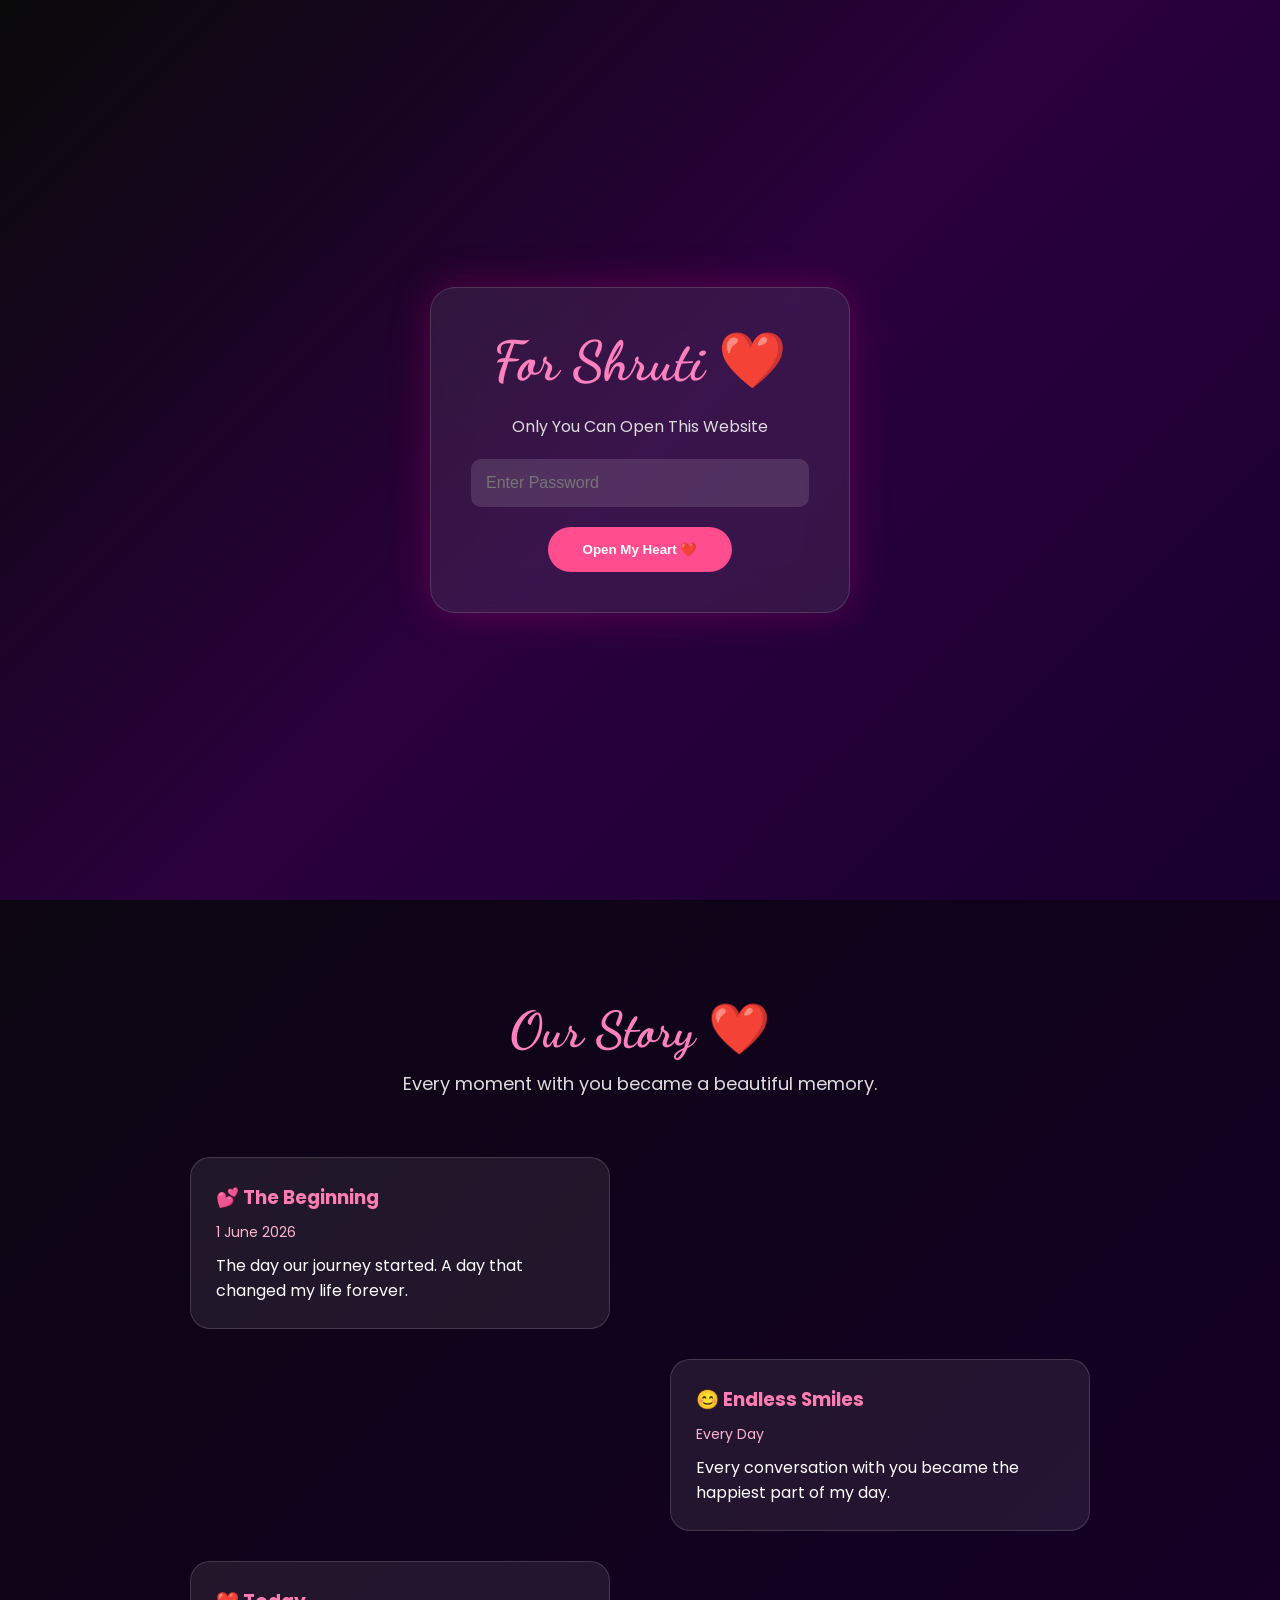
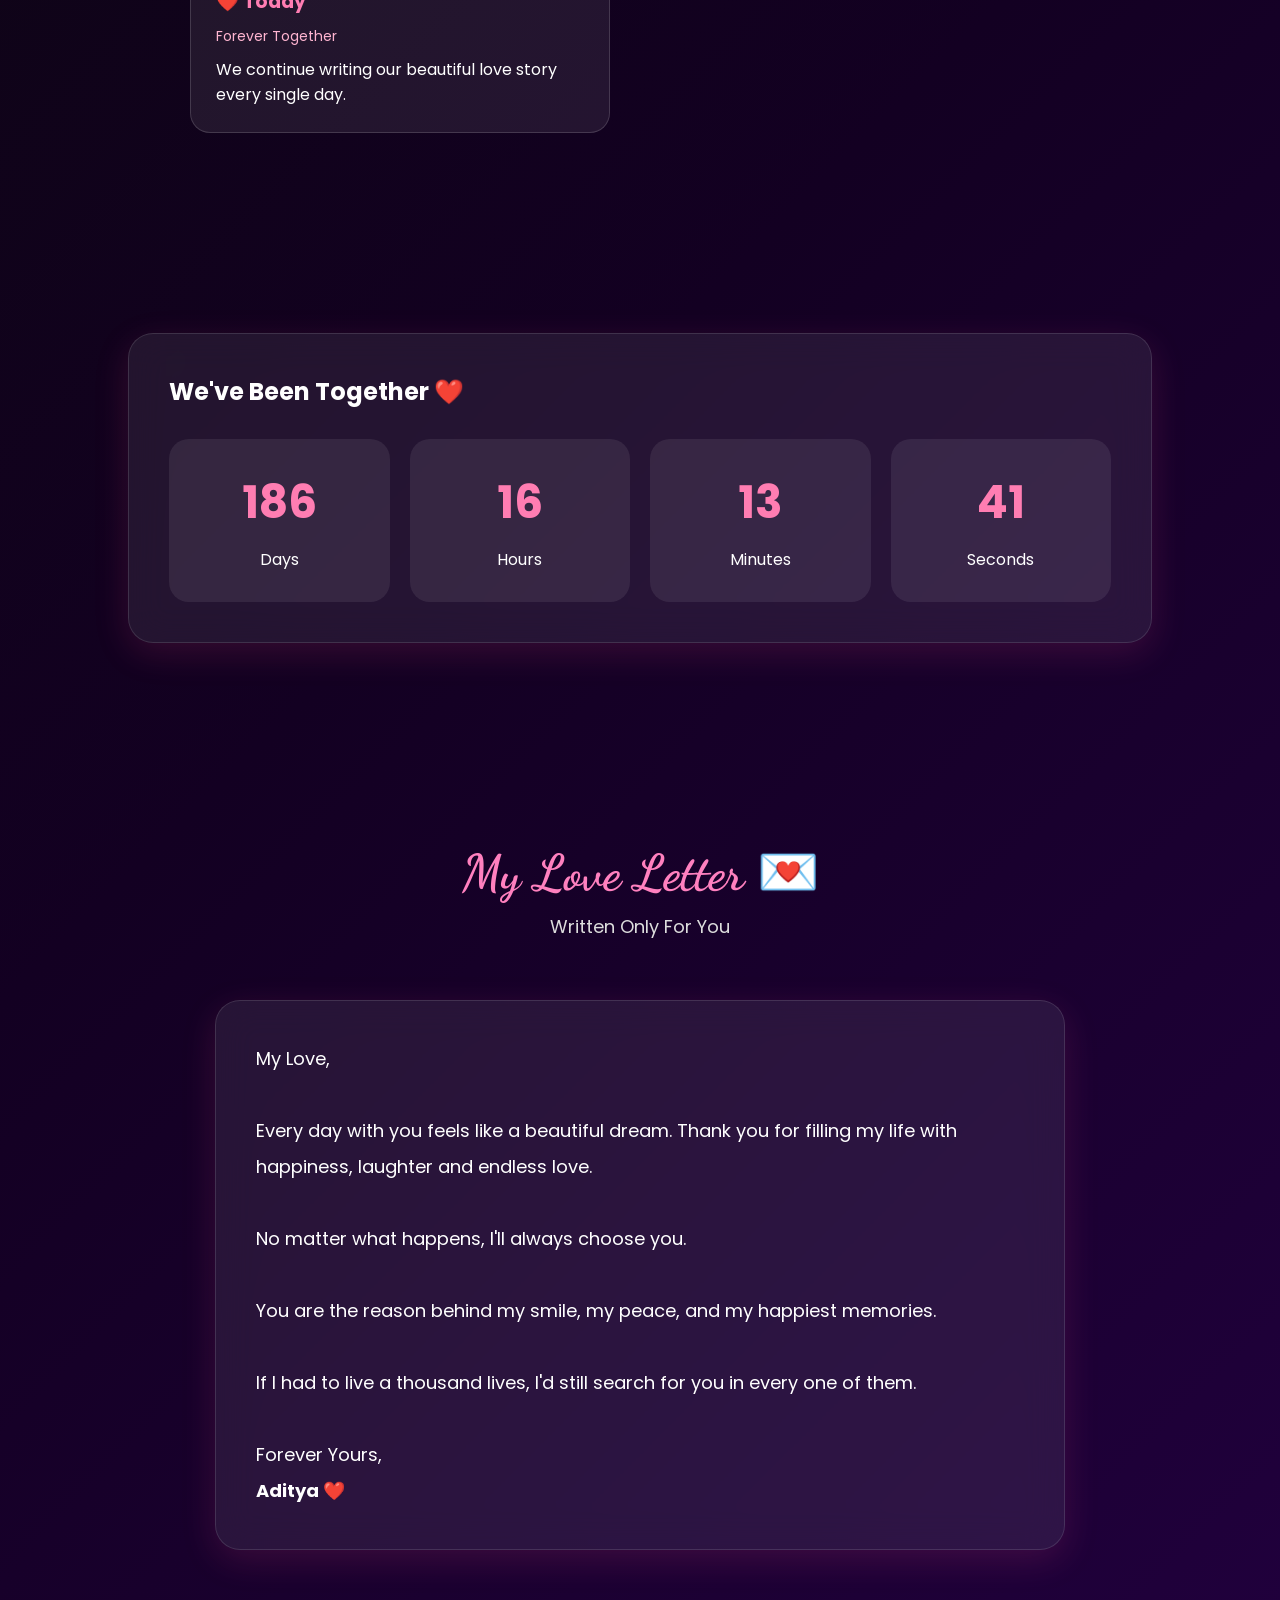
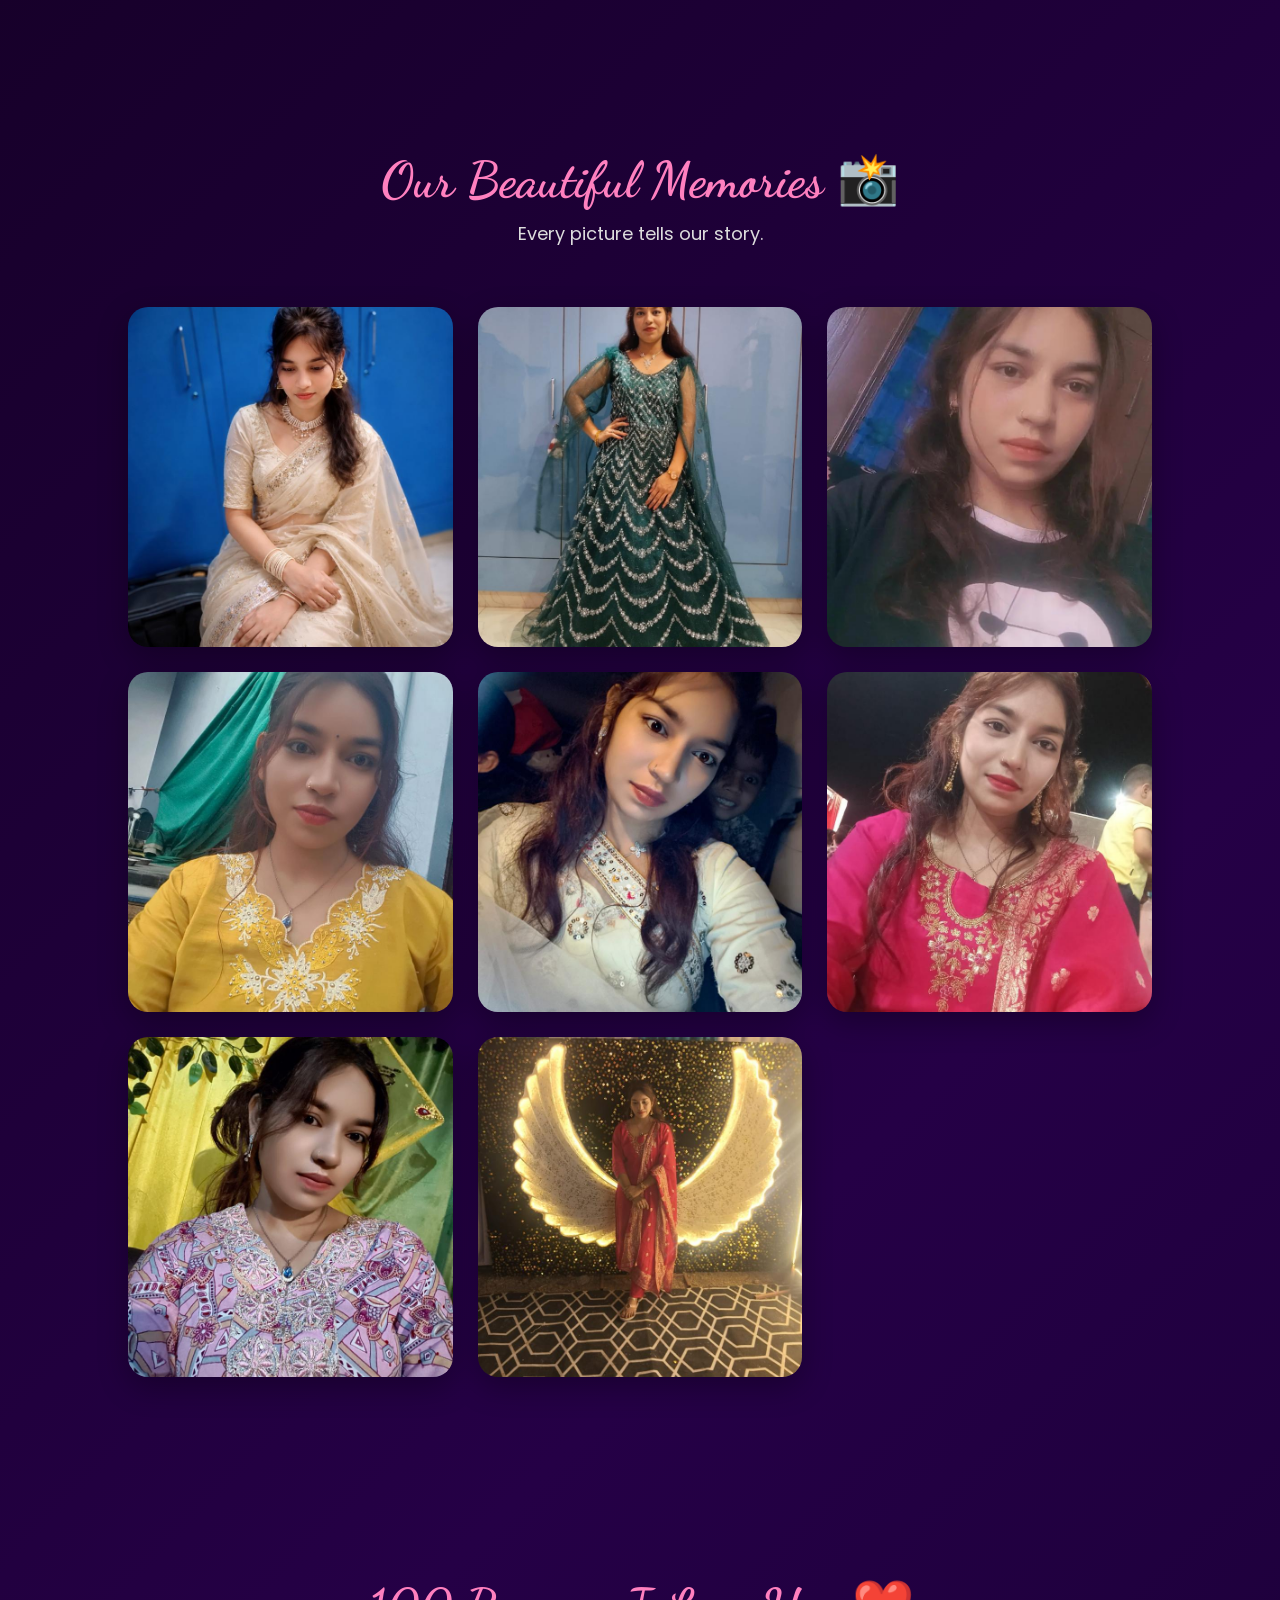
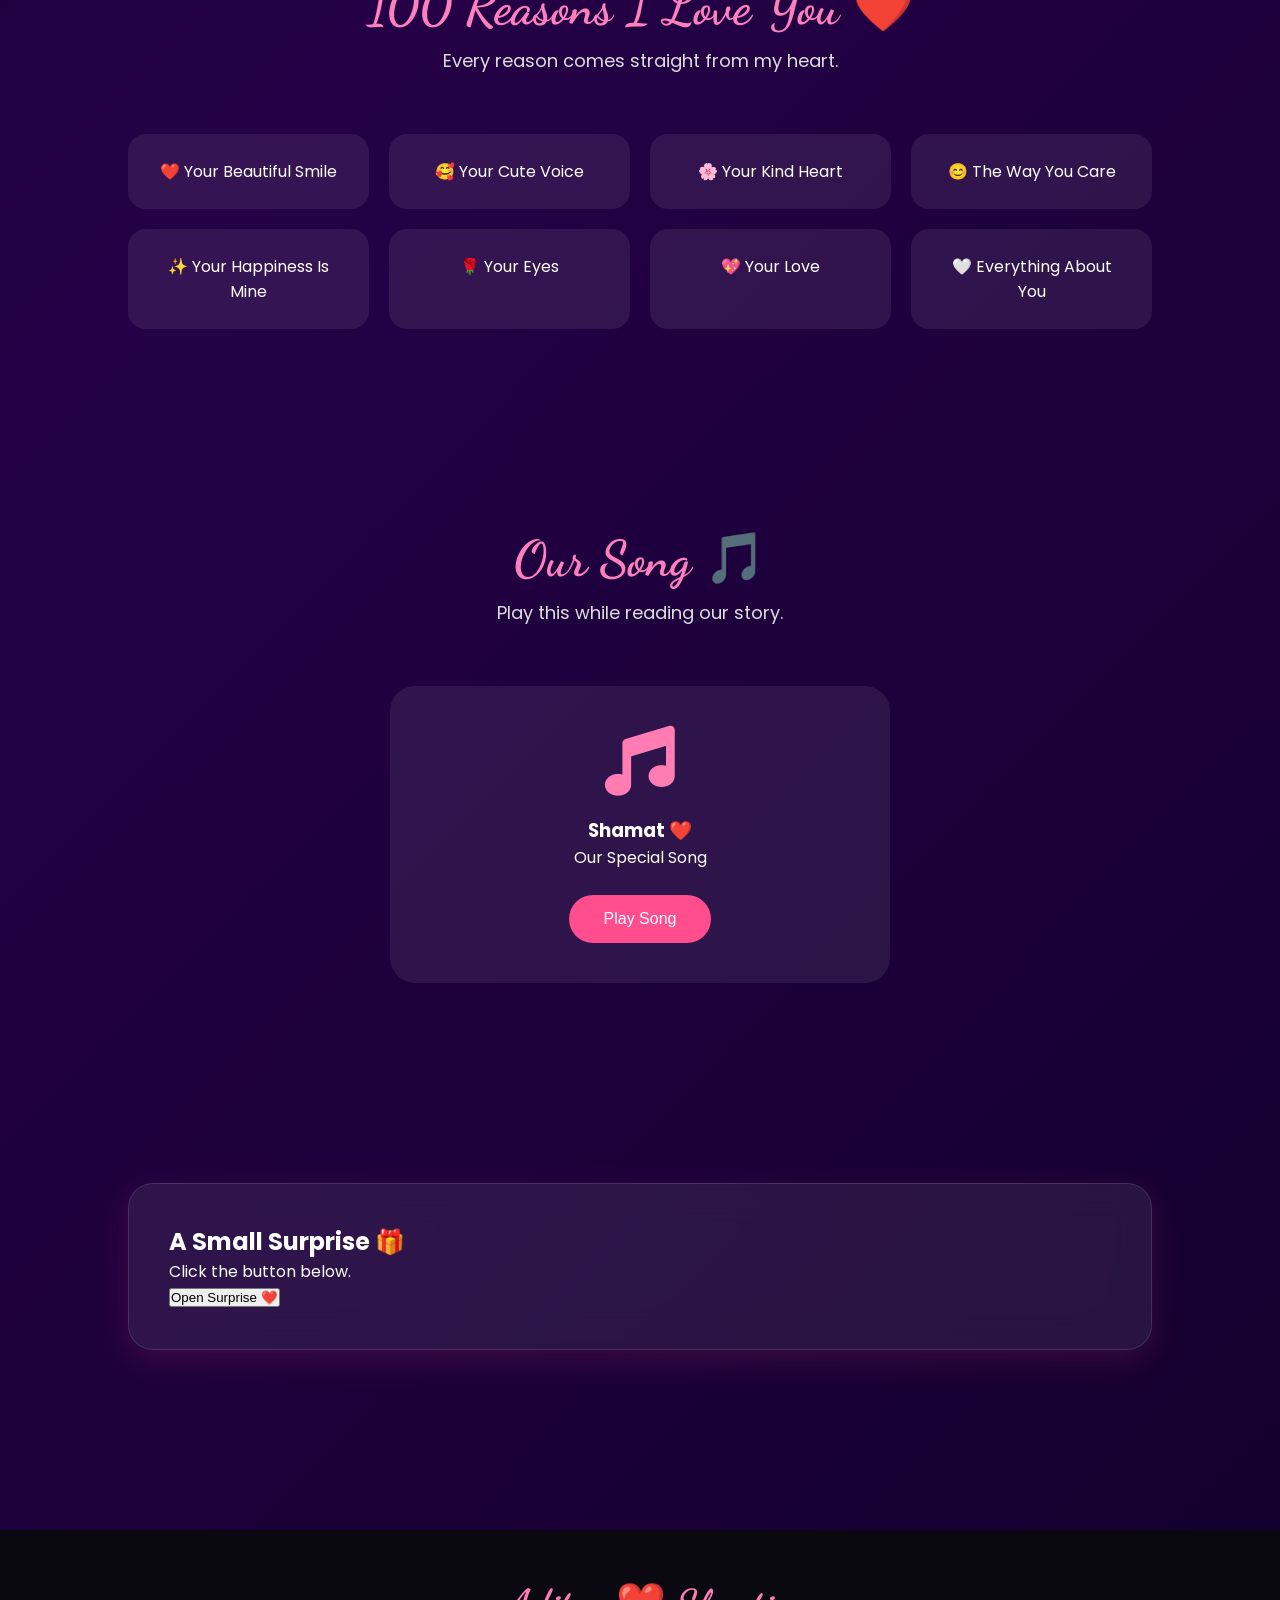
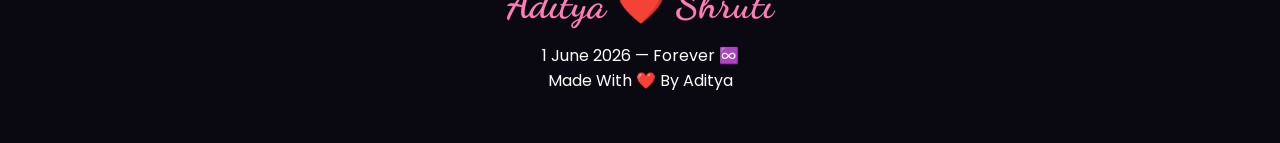
<file: index.html>
<!DOCTYPE html>
<html lang="en">

<head>

<meta charset="UTF-8">

<meta http-equiv="X-UA-Compatible" content="IE=edge">

<meta name="viewport" content="width=device-width, initial-scale=1.0">

<title>Forever With Shruti ❤️</title>

<link rel="preconnect" href="https://fonts.googleapis.com">

<link rel="preconnect" href="https://fonts.gstatic.com" crossorigin>

<link href="https://fonts.googleapis.com/css2?family=Dancing+Script:wght@700&family=Poppins:wght@300;400;500;600;700&display=swap" rel="stylesheet">

<link rel="stylesheet"
href="https://cdnjs.cloudflare.com/ajax/libs/font-awesome/6.6.0/css/all.min.css">

<link rel="stylesheet" href="style.css">

</head>

<body>

<!-- Loader -->

<div id="loader">

<div class="loader-heart">

❤

</div>

<h2>

Loading Our Memories...

</h2>

</div>

<!-- Password Screen -->

<div id="password-page">

<div class="glass-card">

<h1>

For Shruti ❤️

</h1>

<p>

Only You Can Open This Website

</p>

<input

type="password"

id="password"

placeholder="Enter Password">

<button id="unlock">

Open My Heart ❤️

</button>

</div>

</div>

<!-- Main Website -->

<div id="website">

<!-- Floating Hearts -->

<div id="hearts-container"></div>

<!-- Stars -->

<div id="stars"></div>

<!-- Navigation -->

<nav>

<div class="logo">

Aditya ❤️ Shruti

</div>

<ul>

<li>

<a href="#home">

Home

</a>

</li>

<li>

<a href="#story">

Story

</a>

</li>

<li>

<a href="#gallery">

Gallery

</a>

</li>

<li>

<a href="#letter">

Letter

</a>

</li>

<li>

<a href="#music">

Music

</a>

</li>

<li>

<a href="#surprise">

Surprise

</a>

</li>

</ul>

</nav>

<!-- Hero -->

<section id="home">

<div class="hero-content">

<h1>

Aditya

<span>

❤

</span>

Shruti

</h1>

<h2>

Forever Begins Here

</h2>

<p>

Every Love Story Is Beautiful,

But Ours Is My Favorite.

</p>

<a href="#story">

<button>

Start Our Journey

</button>

</a>

</div>

<div class="scroll-down">

<i class="fa-solid fa-angle-down"></i>

</div>

</section>
<!-- ===========================
     OUR STORY
=========================== -->

<section id="story" class="section">

    <div class="section-title">
        <h2>Our Story ❤️</h2>
        <p>Every moment with you became a beautiful memory.</p>
    </div>

    <div class="timeline">

        <div class="timeline-item left">
            <div class="timeline-content">
                <h3>💕 The Beginning</h3>
                <span>1 June 2026</span>
                <p>
                    The day our journey started.
                    A day that changed my life forever.
                </p>
            </div>
        </div>

        <div class="timeline-item right">
            <div class="timeline-content">
                <h3>😊 Endless Smiles</h3>
                <span>Every Day</span>
                <p>
                    Every conversation with you became
                    the happiest part of my day.
                </p>
            </div>
        </div>

        <div class="timeline-item left">
            <div class="timeline-content">
                <h3>❤️ Today</h3>
                <span>Forever Together</span>
                <p>
                    We continue writing our beautiful
                    love story every single day.
                </p>
            </div>
        </div>

    </div>

</section>


<!-- ===========================
     LOVE TIMER
=========================== -->

<section id="love-timer" class="section">

    <div class="glass-box">

        <h2>We've Been Together ❤️</h2>

        <div class="timer-grid">

            <div class="time-box">
                <h1 id="days">00</h1>
                <p>Days</p>
            </div>

            <div class="time-box">
                <h1 id="hours">00</h1>
                <p>Hours</p>
            </div>

            <div class="time-box">
                <h1 id="minutes">00</h1>
                <p>Minutes</p>
            </div>

            <div class="time-box">
                <h1 id="seconds">00</h1>
                <p>Seconds</p>
            </div>

        </div>

    </div>

</section>


<!-- ===========================
     LOVE LETTER
=========================== -->

<section id="letter" class="section">

<div class="section-title">

<h2>My Love Letter 💌</h2>

<p>Written Only For You</p>

</div>

<div class="glass-letter">

<p>

My Love,

<br><br>

Every day with you feels like a beautiful dream.

Thank you for filling my life with happiness,

laughter and endless love.

<br><br>

No matter what happens,

I'll always choose you.

<br><br>

You are the reason

behind my smile,

my peace,

and my happiest memories.

<br><br>

If I had to live

a thousand lives,

I'd still search

for you

in every one of them.

<br><br>

Forever Yours,

<br>

<b>Aditya ❤️</b>

</p>

</div>

</section>


<!-- ===========================
     MEMORIES
=========================== -->

<section id="gallery" class="section">

<div class="section-title">

<h2>Our Beautiful Memories 📸</h2>

<p>

Every picture tells our story.

</p>

</div>

<div class="gallery">

<div class="photo">
<img src="assets/images/photo1.jpg" alt="">
</div>

<div class="photo">
<img src="assets/images/photo2.jpg" alt="">
</div>

<div class="photo">
<img src="assets/images/photo3.jpg" alt="">
</div>

<div class="photo">
<img src="assets/images/photo4.jpg" alt="">
</div>

<div class="photo">
<img src="assets/images/photo5.jpg" alt="">
</div>

<div class="photo">
<img src="assets/images/photo6.jpg" alt="">
</div>

<div class="photo">
<img src="assets/images/photo7.jpg" alt="">
</div>

<div class="photo">
<img src="assets/images/photo8.jpg" alt="">
</div>

</div>

</section>
<!-- ===========================
     REASONS I LOVE YOU
=========================== -->

<section id="reasons" class="section">

    <div class="section-title">
        <h2>100 Reasons I Love You ❤️</h2>
        <p>Every reason comes straight from my heart.</p>
    </div>

    <div class="reason-grid">

        <div class="reason-card">❤️ Your Beautiful Smile</div>
        <div class="reason-card">🥰 Your Cute Voice</div>
        <div class="reason-card">🌸 Your Kind Heart</div>
        <div class="reason-card">😊 The Way You Care</div>
        <div class="reason-card">✨ Your Happiness Is Mine</div>
        <div class="reason-card">🌹 Your Eyes</div>
        <div class="reason-card">💖 Your Love</div>
        <div class="reason-card">🤍 Everything About You</div>

    </div>

</section>

<!-- ===========================
     MUSIC
=========================== -->

<section id="music" class="section">

<div class="section-title">

<h2>Our Song 🎵</h2>

<p>Play this while reading our story.</p>

</div>

<div class="music-card">

<i class="fa-solid fa-music music-icon"></i>

<h3>Shamat ❤️</h3>

<p>Our Special Song</p>

<a href="https://youtu.be/d_Xbd2I5Zxk?si=SE87VgLGJUnZiDZ-" target="_blank">

<button>

Play Song

</button>

</a>

</div>

</section>

<!-- ===========================
     SURPRISE
=========================== -->

<section id="surprise" class="section">

<div class="glass-box">

<h2>

A Small Surprise 🎁

</h2>

<p>

Click the button below.

</p>

<button id="surpriseBtn">

Open Surprise ❤️

</button>

<div id="hiddenMessage">

<h1>

I Love You Forever ❤️

</h1>

<p>

Dear Shruti,

<br><br>

Thank you for coming into my life.

<br><br>

Every smile,

every memory,

every heartbeat

reminds me of you.

<br><br>

If destiny gives me

another life,

I'll still choose

you.

<br><br>

Forever Yours,

<br>

Aditya ❤️

</p>

</div>

</div>

</section>

<!-- ===========================
     FOOTER
=========================== -->

<footer>

<h2>

Aditya ❤️ Shruti

</h2>

<p>

1 June 2026 — Forever ♾️

</p>

<p>

Made With ❤️ By Aditya

</p>

</footer>

<script src="script.js"></script>

</body>
</html>
</file>
<file: style.css>
/* ============================
   GOOGLE FONTS
============================ */

@import url('https://fonts.googleapis.com/css2?family=Poppins:wght@300;400;500;600;700&family=Dancing+Script:wght@700&display=swap');

/* ============================
   RESET
============================ */

*{
margin:0;
padding:0;
box-sizing:border-box;
scroll-behavior:smooth;
}

body{

font-family:'Poppins',sans-serif;

background:linear-gradient(
135deg,
#090909,
#130022,
#250046,
#12002c
);

color:#ffffff;

overflow-x:hidden;

}

/* Scrollbar */

::-webkit-scrollbar{

width:8px;

}

::-webkit-scrollbar-thumb{

background:#ff4d8d;

border-radius:50px;

}

/* ============================
   LOADER
============================ */

#loader{

position:fixed;

top:0;

left:0;

width:100%;

height:100vh;

background:#080810;

display:flex;

justify-content:center;

align-items:center;

flex-direction:column;

z-index:99999;

transition:.8s;

}

.loader-heart{

font-size:80px;

animation:heartbeat 1s infinite;

color:#ff4d8d;

}

#loader h2{

margin-top:20px;

font-weight:400;

letter-spacing:2px;

}

/* ============================
   PASSWORD PAGE
============================ */

#password-page{

position:fixed;

top:0;

left:0;

width:100%;

height:100vh;

display:flex;

justify-content:center;

align-items:center;

background:

linear-gradient(

135deg,

#090909,

#2a003d,

#18002f

);

z-index:999;

}

.glass-card{

width:420px;

padding:40px;

border-radius:25px;

backdrop-filter:blur(20px);

background:rgba(255,255,255,.08);

border:1px solid rgba(255,255,255,.15);

box-shadow:

0 0 40px rgba(255,0,140,.25);

text-align:center;

}

.glass-card h1{

font-family:'Dancing Script';

font-size:55px;

margin-bottom:20px;

color:#ff80bf;

}

.glass-card p{

margin-bottom:20px;

color:#ddd;

}

.glass-card input{

width:100%;

padding:15px;

border:none;

outline:none;

border-radius:10px;

font-size:16px;

margin-bottom:20px;

background:rgba(255,255,255,.12);

color:#fff;

}

.glass-card button{

padding:15px 35px;

border:none;

border-radius:50px;

cursor:pointer;

background:#ff4d8d;

color:white;

font-weight:700;

transition:.4s;

}

.glass-card button:hover{

transform:scale(1.08);

background:#ff2f75;

}

/* ============================
   NAVBAR
============================ */

nav{

position:fixed;

top:0;

left:0;

width:100%;

padding:18px 8%;

display:flex;

justify-content:space-between;

align-items:center;

background:rgba(0,0,0,.35);

backdrop-filter:blur(20px);

z-index:100;

}

.logo{

font-size:28px;

font-weight:700;

color:#ff7db2;

}

nav ul{

display:flex;

list-style:none;

gap:35px;

}

nav a{

text-decoration:none;

color:white;

font-weight:500;

transition:.4s;

}

nav a:hover{

color:#ff7db2;

}

/* ============================
   HERO
============================ */

#home{

height:100vh;

display:flex;

justify-content:center;

align-items:center;

text-align:center;

padding:0 20px;

position:relative;

}

.hero-content h1{

font-family:'Dancing Script';

font-size:90px;

margin-bottom:15px;

}

.hero-content span{

color:#ff4d8d;

animation:heartbeat 1s infinite;

}

.hero-content h2{

font-size:32px;

font-weight:500;

margin-bottom:20px;

}

.hero-content p{

font-size:18px;

max-width:650px;

margin:auto;

line-height:1.8;

color:#ddd;

}

.hero-content button{

margin-top:35px;

padding:16px 45px;

border:none;

border-radius:50px;

font-size:17px;

background:#ff4d8d;

color:white;

cursor:pointer;

transition:.4s;

}

.hero-content button:hover{

transform:translateY(-5px);

box-shadow:0 10px 30px rgba(255,77,141,.4);

}

/* ============================
   ANIMATIONS
============================ */

@keyframes heartbeat{

0%{

transform:scale(1);

}

50%{

transform:scale(1.25);

}

100%{

transform:scale(1);

}

}
/* ============================
   SECTION
============================ */

.section{
padding:100px 10%;
position:relative;
}

.section-title{
text-align:center;
margin-bottom:60px;
}

.section-title h2{
font-size:50px;
font-family:'Dancing Script',cursive;
color:#ff80bf;
margin-bottom:10px;
}

.section-title p{
font-size:18px;
color:#ddd;
}

/* ============================
   GLASS BOX
============================ */

.glass-box,
.glass-letter{

background:rgba(255,255,255,.08);

border:1px solid rgba(255,255,255,.12);

backdrop-filter:blur(18px);

border-radius:25px;

padding:40px;

box-shadow:0 10px 35px rgba(255,77,141,.15);

transition:.4s;

}

.glass-box:hover,
.glass-letter:hover{

transform:translateY(-8px);

box-shadow:0 20px 45px rgba(255,77,141,.30);

}

/* ============================
   TIMELINE
============================ */

.timeline{
max-width:900px;
margin:auto;
display:flex;
flex-direction:column;
gap:30px;
}

.timeline-item{
display:flex;
}

.timeline-item.left{
justify-content:flex-start;
}

.timeline-item.right{
justify-content:flex-end;
}

.timeline-content{

width:420px;

padding:25px;

background:rgba(255,255,255,.08);

border-radius:20px;

border:1px solid rgba(255,255,255,.15);

}

.timeline-content h3{

color:#ff7db2;

margin-bottom:10px;

}

.timeline-content span{

font-size:14px;

color:#ffb5d1;

display:block;

margin-bottom:10px;

}

/* ============================
   TIMER
============================ */

.timer-grid{

display:grid;

grid-template-columns:repeat(4,1fr);

gap:20px;

margin-top:30px;

}

.time-box{

background:rgba(255,255,255,.08);

padding:30px;

border-radius:20px;

text-align:center;

transition:.4s;

}

.time-box:hover{

transform:scale(1.05);

background:rgba(255,77,141,.20);

}

.time-box h1{

font-size:45px;

color:#ff7db2;

}

.time-box p{

margin-top:10px;

}

/* ============================
   LOVE LETTER
============================ */

.glass-letter{

max-width:850px;

margin:auto;

line-height:2;

font-size:18px;

}

/* ============================
   GALLERY
============================ */

.gallery{

display:grid;

grid-template-columns:repeat(auto-fit,minmax(260px,1fr));

gap:25px;

}

.photo{

overflow:hidden;

border-radius:20px;

cursor:pointer;

box-shadow:0 10px 30px rgba(0,0,0,.3);

transition:.5s;

}

.photo img{

width:100%;

height:340px;

object-fit:cover;

display:block;

transition:.6s;

}

.photo:hover{

transform:translateY(-8px);

}

.photo:hover img{

transform:scale(1.12);

}

/* ============================
   REASONS
============================ */

.reason-grid{

display:grid;

grid-template-columns:repeat(auto-fit,minmax(220px,1fr));

gap:20px;

}

.reason-card{

padding:25px;

background:rgba(255,255,255,.08);

border-radius:18px;

text-align:center;

transition:.4s;

cursor:pointer;

}

.reason-card:hover{

background:#ff4d8d;

transform:translateY(-8px);

}

/* ============================
   MUSIC
============================ */

.music-card{

max-width:500px;

margin:auto;

text-align:center;

background:rgba(255,255,255,.08);

padding:40px;

border-radius:25px;

}

.music-icon{

font-size:70px;

color:#ff7db2;

margin-bottom:20px;

}

.music-card button{

margin-top:25px;

padding:15px 35px;

border:none;

border-radius:50px;

background:#ff4d8d;

color:white;

cursor:pointer;

font-size:16px;

}

/* ============================
   SURPRISE
============================ */

#hiddenMessage{

display:none;

margin-top:35px;

animation:fadeUp .8s;

}

/* ============================
   FOOTER
============================ */

footer{

padding:50px;

text-align:center;

background:#0a0912;

margin-top:80px;

}

footer h2{

font-family:'Dancing Script';

font-size:40px;

color:#ff7db2;

margin-bottom:15px;

}

/* ============================
   FLOATING HEARTS
============================ */

.heart{

position:fixed;

font-size:22px;

color:#ff4d8d;

pointer-events:none;

animation:floatHeart 8s linear infinite;

opacity:.7;

}

@keyframes floatHeart{

0%{

transform:translateY(100vh) scale(.5);

opacity:0;

}

20%{

opacity:1;

}

100%{

transform:translateY(-120vh) scale(1.5);

opacity:0;

}

}

/* ============================
   FADE ANIMATION
============================ */

@keyframes fadeUp{

from{

opacity:0;

transform:translateY(40px);

}

to{

opacity:1;

transform:translateY(0);

}

}

/* ============================
   MOBILE
============================ */

@media(max-width:768px){

.hero-content h1{

font-size:55px;

}

.hero-content h2{

font-size:24px;

}

.section{

padding:70px 25px;

}

.timer-grid{

grid-template-columns:repeat(2,1fr);

}

.timeline-content{

width:100%;

}

nav{

flex-direction:column;

gap:15px;

}/* ==========================================
   SHOOTING STAR
========================================== */

#stars{
    position:fixed;
    top:0;
    left:0;
    width:100%;
    height:100%;
    pointer-events:none;
    overflow:hidden;
    z-index:1;
}

.shooting-star{
    position:absolute;
    width:3px;
    height:3px;
    background:#fff;
    border-radius:50%;
    box-shadow:0 0 10px #fff;
    animation:shootStar linear forwards;
}

.shooting-star::before{
    content:"";
    position:absolute;
    width:120px;
    height:2px;
    background:linear-gradient(to left,#ffffff,transparent);
    transform:translateX(-120px);
}

@keyframes shootStar{

    0%{
        transform:translate(0,0);
        opacity:1;
    }

    100%{
        transform:translate(-600px,300px);
        opacity:0;
    }

}

/* ==========================================
   CURSOR HEART
========================================== */

.cursor-heart{

    position:absolute;

    color:#ff4d8d;

    font-size:18px;

    pointer-events:none;

    animation:heartFade 1s linear forwards;

    z-index:99999;

}

@keyframes heartFade{

0%{

opacity:1;

transform:translate(-50%,-50%) scale(1);

}

100%{

opacity:0;

transform:translate(-50%,-120%) scale(2);

}

}

/* ==========================================
   IMAGE OVERLAY
========================================== */

.image-overlay{

position:fixed;

top:0;

left:0;

width:100%;

height:100vh;

background:rgba(0,0,0,.95);

display:flex;

justify-content:center;

align-items:center;

z-index:99999;

cursor:pointer;

}

.image-overlay img{

max-width:90%;

max-height:90%;

border-radius:20px;

box-shadow:0 20px 50px rgba(255,255,255,.2);

animation:zoomIn .4s ease;

}

@keyframes zoomIn{

from{

transform:scale(.7);

opacity:0;

}

to{

transform:scale(1);

opacity:1;

}

}

/* ==========================================
   GLOW EFFECT
========================================== */

.glow{

box-shadow:

0 0 20px rgba(255,77,141,.4),

0 0 40px rgba(255,77,141,.3),

0 0 60px rgba(255,77,141,.2);

}

/* ==========================================
   FLOATING BUTTON
========================================== */

.floating-btn{

position:fixed;

bottom:25px;

right:25px;

width:60px;

height:60px;

border-radius:50%;

background:#ff4d8d;

display:flex;

justify-content:center;

align-items:center;

font-size:25px;

color:white;

cursor:pointer;

box-shadow:0 10px 30px rgba(255,77,141,.4);

transition:.4s;

z-index:1000;

}

.floating-btn:hover{

transform:scale(1.15);

}

/* ==========================================
   FOOTER
========================================== */

footer{

background:#070707;

padding:60px 20px;

text-align:center;

}

footer h2{

font-family:'Dancing Script',cursive;

font-size:45px;

color:#ff7db2;

margin-bottom:15px;

}

footer p{

color:#ddd;

line-height:1.8;

}

/* ==========================================
   MOBILE
========================================== */

@media(max-width:768px){

.section-title h2{

font-size:38px;

}

.hero-content h1{

font-size:55px;

}

.hero-content h2{

font-size:22px;

}

.gallery{

grid-template-columns:1fr;

}

.reason-grid{

grid-template-columns:1fr;

}

.timer-grid{

grid-template-columns:repeat(2,1fr);

}

.glass-card{

width:95%;

padding:25px;

}

nav{

padding:15px;

flex-direction:column;

}

nav ul{

margin-top:10px;

gap:15px;

flex-wrap:wrap;

justify-content:center;

}

}

/* ==========================================
   FINAL ANIMATION
========================================== */

.fade-in{

opacity:0;

transform:translateY(40px);

transition:1s;

}

.fade-in.show{

opacity:1;

transform:translateY(0);

}

nav ul{

gap:18px;

flex-wrap:wrap;

justify-content:center;

}

}
</file>
